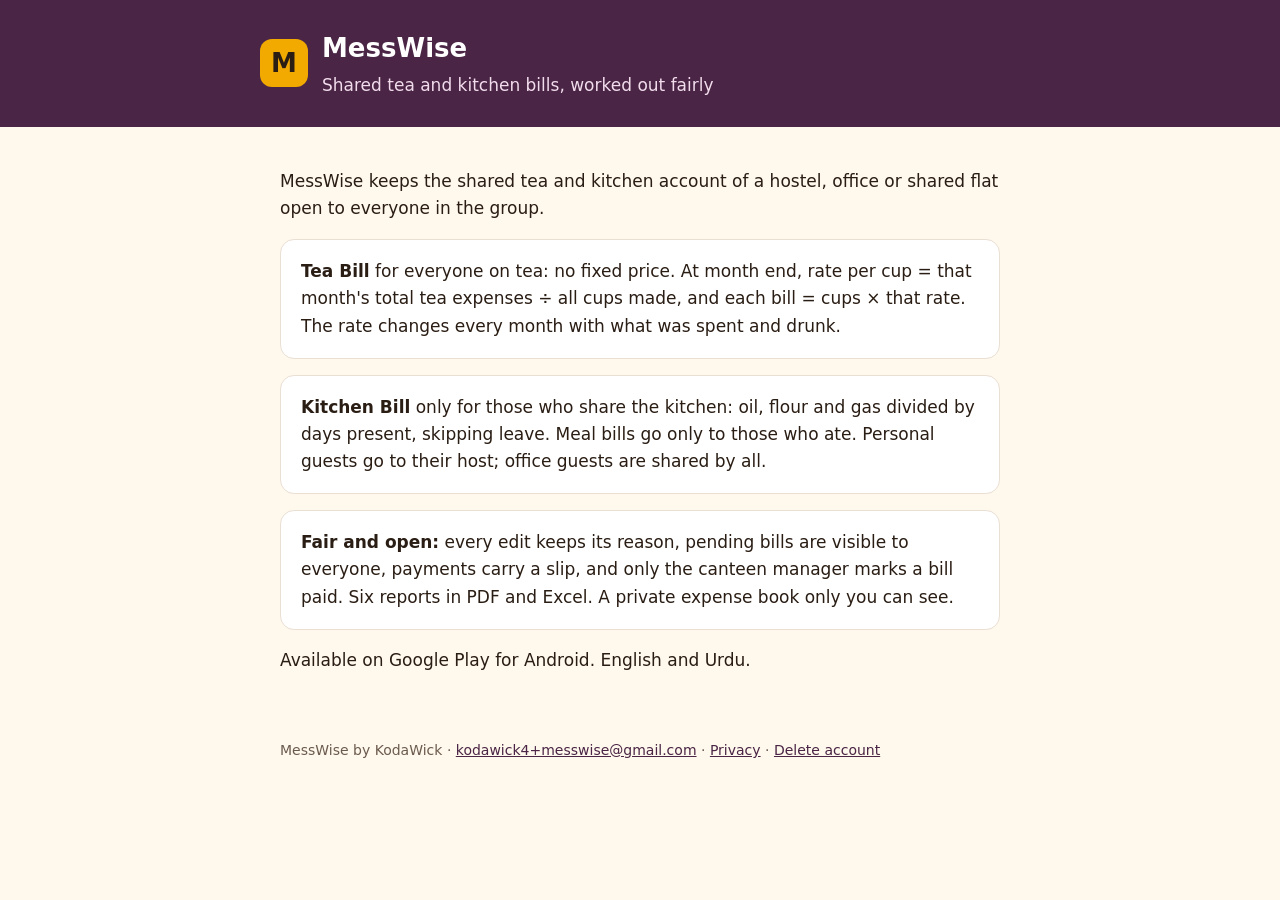
<file: site/index.html>
<!doctype html><html lang="en"><head><meta charset="utf-8"><meta name="viewport" content="width=device-width,initial-scale=1"><link rel="stylesheet" href="style.css"><title>MessWise — shared tea and kitchen bills</title></head><body><header><div class="w"><div class="mark">M</div><div><h1>MessWise</h1><p>Shared tea and kitchen bills, worked out fairly</p></div></div></header><main>
<p>MessWise keeps the shared tea and kitchen account of a hostel, office or shared flat open to everyone in the group.</p>
<div class="card"><strong>Tea Bill</strong> for everyone on tea: no fixed price. At month end, rate per cup = that month's total tea expenses ÷ all cups made, and each bill = cups × that rate. The rate changes every month with what was spent and drunk.</div>
<div class="card"><strong>Kitchen Bill</strong> only for those who share the kitchen: oil, flour and gas divided by days present, skipping leave. Meal bills go only to those who ate. Personal guests go to their host; office guests are shared by all.</div>
<div class="card"><strong>Fair and open:</strong> every edit keeps its reason, pending bills are visible to everyone, payments carry a slip, and only the canteen manager marks a bill paid. Six reports in PDF and Excel. A private expense book only you can see.</div>
<p>Available on Google Play for Android. English and Urdu.</p></main><footer>MessWise by KodaWick · <a href="mailto:kodawick4+messwise@gmail.com">kodawick4+messwise@gmail.com</a> · <a href="privacy.html">Privacy</a> · <a href="delete-account.html">Delete account</a></footer></body></html>
</file>
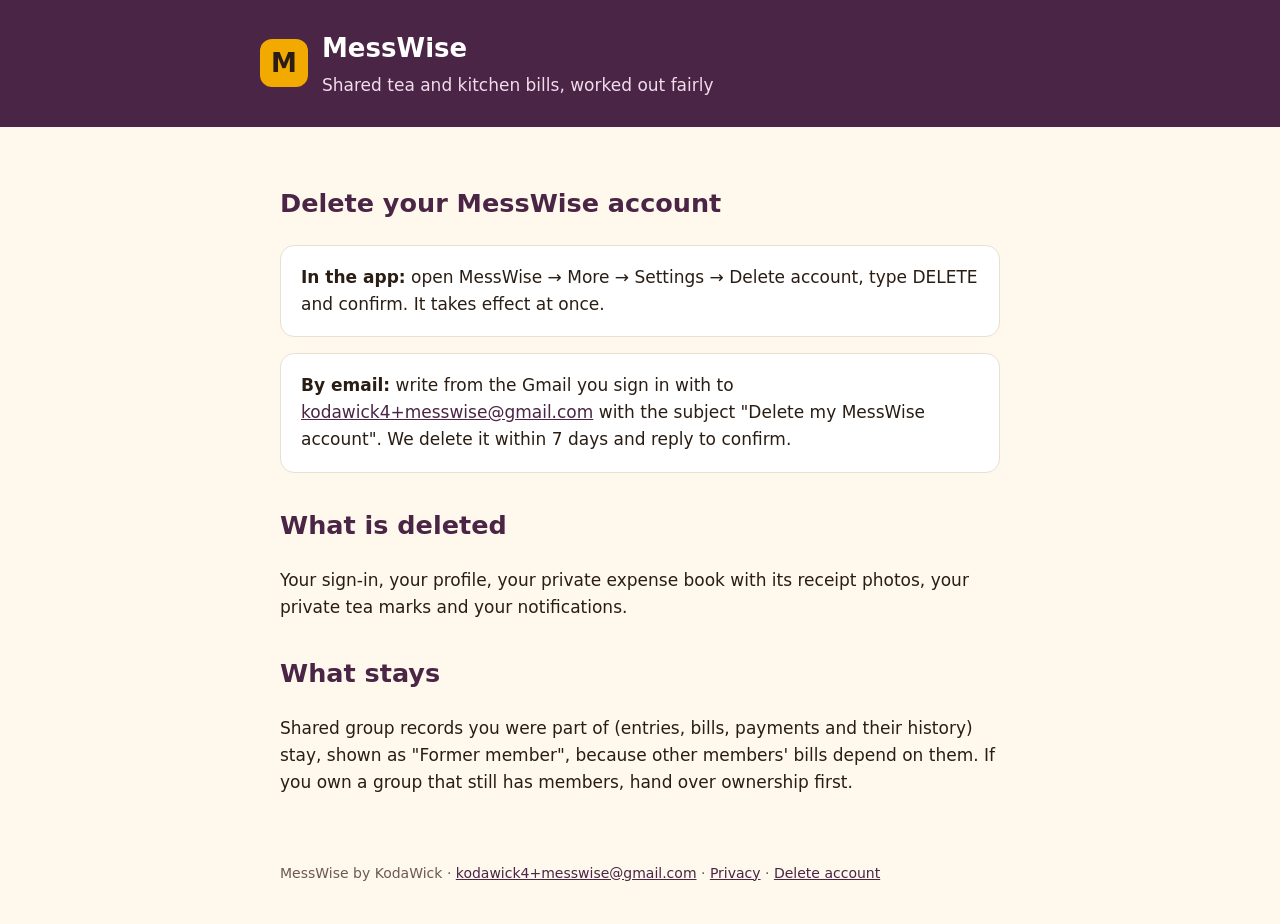
<file: site/delete-account.html>
<!doctype html><html lang="en"><head><meta charset="utf-8"><meta name="viewport" content="width=device-width,initial-scale=1"><link rel="stylesheet" href="style.css"><title>Delete your MessWise account</title></head><body><header><div class="w"><div class="mark">M</div><div><h1>MessWise</h1><p>Shared tea and kitchen bills, worked out fairly</p></div></div></header><main>
<h2>Delete your MessWise account</h2>
<div class="card"><strong>In the app:</strong> open MessWise → More → Settings → Delete account, type DELETE and confirm. It takes effect at once.</div>
<div class="card"><strong>By email:</strong> write from the Gmail you sign in with to <a href="mailto:kodawick4+messwise@gmail.com?subject=Delete%20my%20MessWise%20account">kodawick4+messwise@gmail.com</a> with the subject "Delete my MessWise account". We delete it within 7 days and reply to confirm.</div>
<h2>What is deleted</h2><p>Your sign-in, your profile, your private expense book with its receipt photos, your private tea marks and your notifications.</p>
<h2>What stays</h2><p>Shared group records you were part of (entries, bills, payments and their history) stay, shown as "Former member", because other members' bills depend on them. If you own a group that still has members, hand over ownership first.</p></main><footer>MessWise by KodaWick · <a href="mailto:kodawick4+messwise@gmail.com">kodawick4+messwise@gmail.com</a> · <a href="privacy.html">Privacy</a> · <a href="delete-account.html">Delete account</a></footer></body></html>
</file>
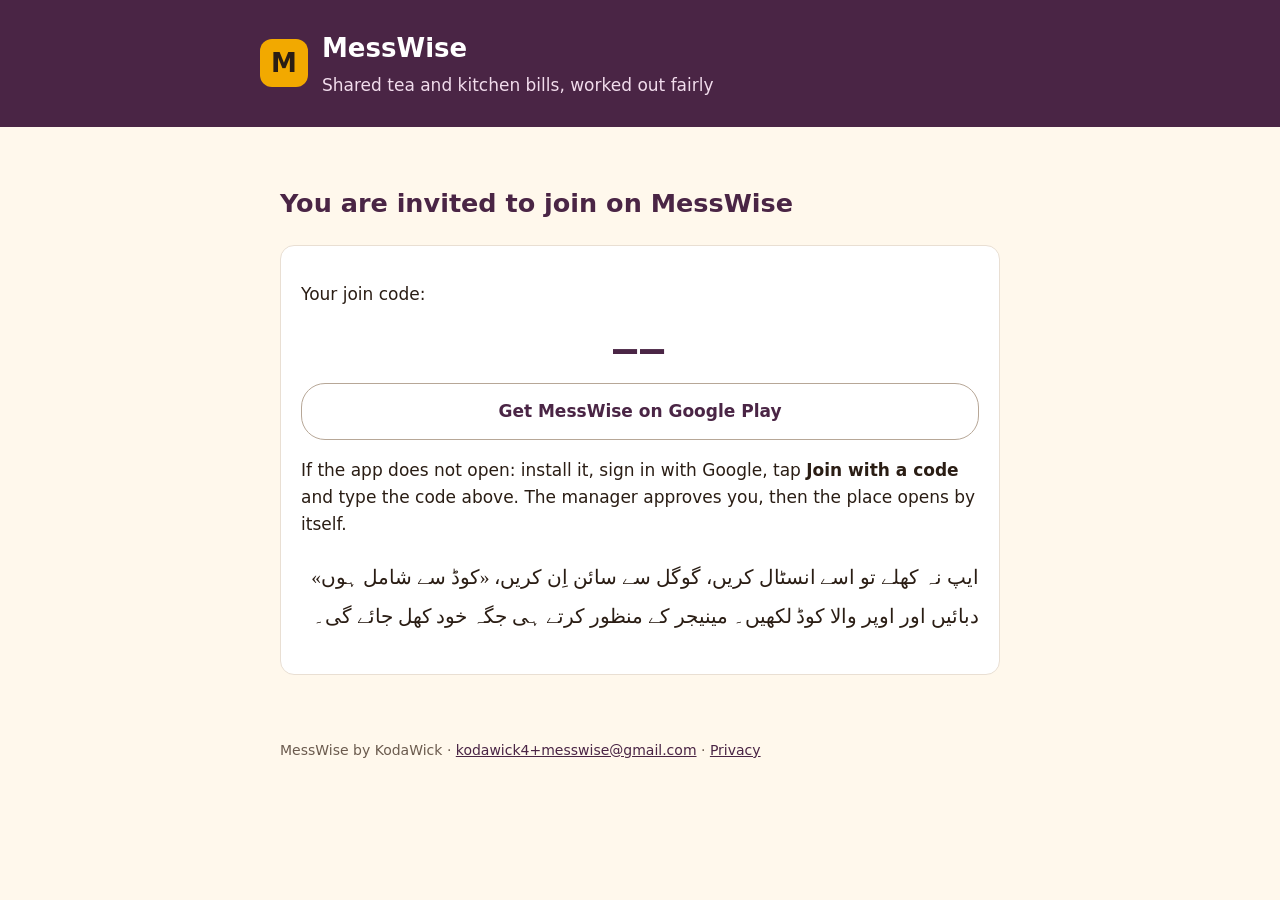
<file: site/join.html>
<!doctype html><html lang="en"><head><meta charset="utf-8"><meta name="viewport" content="width=device-width,initial-scale=1"><link rel="stylesheet" href="style.css"><title>Join on MessWise</title>
<style>.code{font:700 40px/1.2 ui-monospace,monospace;letter-spacing:3px;text-align:center;color:#4A2545;margin:8px 0}.btn{display:block;text-align:center;padding:14px;border-radius:24px;font-weight:700;text-decoration:none;margin:10px 0}.go{background:#F2A900;color:#2A1D14}.play{border:1px solid #B7A797;color:#4A2545}.ur{direction:rtl;text-align:right;font-family:'Jameel Noori Nastaleeq','Noto Nastaliq Urdu',serif;font-size:1.15em;line-height:2}</style></head>
<body><header><div class="w"><div class="mark">M</div><div><h1>MessWise</h1><p>Shared tea and kitchen bills, worked out fairly</p></div></div></header><main>
<h2>You are invited to join on MessWise</h2>
<div class="card">
  <p>Your join code:</p>
  <div class="code" id="code">——</div>
  <a class="btn go" id="open" href="#">Open in MessWise</a>
  <a class="btn play" id="play" href="https://play.google.com/store/apps/details?id=com.kodawick.messwise">Get MessWise on Google Play</a>
  <p>If the app does not open: install it, sign in with Google, tap <strong>Join with a code</strong> and type the code above. The manager approves you, then the place opens by itself.</p>
  <p class="ur">ایپ نہ کھلے تو اسے انسٹال کریں، گوگل سے سائن اِن کریں، «کوڈ سے شامل ہوں» دبائیں اور اوپر والا کوڈ لکھیں۔ مینیجر کے منظور کرتے ہی جگہ خود کھل جائے گی۔</p>
</div>
</main><footer>MessWise by KodaWick · <a href="mailto:kodawick4+messwise@gmail.com">kodawick4+messwise@gmail.com</a> · <a href="/privacy.html">Privacy</a></footer>
<script>
  var c = (new URLSearchParams(location.search).get('code') || '').toUpperCase().replace(/[^A-Z0-9]/g, '').slice(0, 6);
  if (c.length === 6) {
    document.getElementById('code').textContent = c.slice(0, 3) + '-' + c.slice(3);
    var play = 'https://play.google.com/store/apps/details?id=com.kodawick.messwise';
    document.getElementById('open').href = 'intent://join/' + c + '#Intent;scheme=messwise;package=com.kodawick.messwise;S.browser_fallback_url=' + encodeURIComponent(play) + ';end';
  } else {
    document.getElementById('open').style.display = 'none';
  }
</script></body></html>
</file>
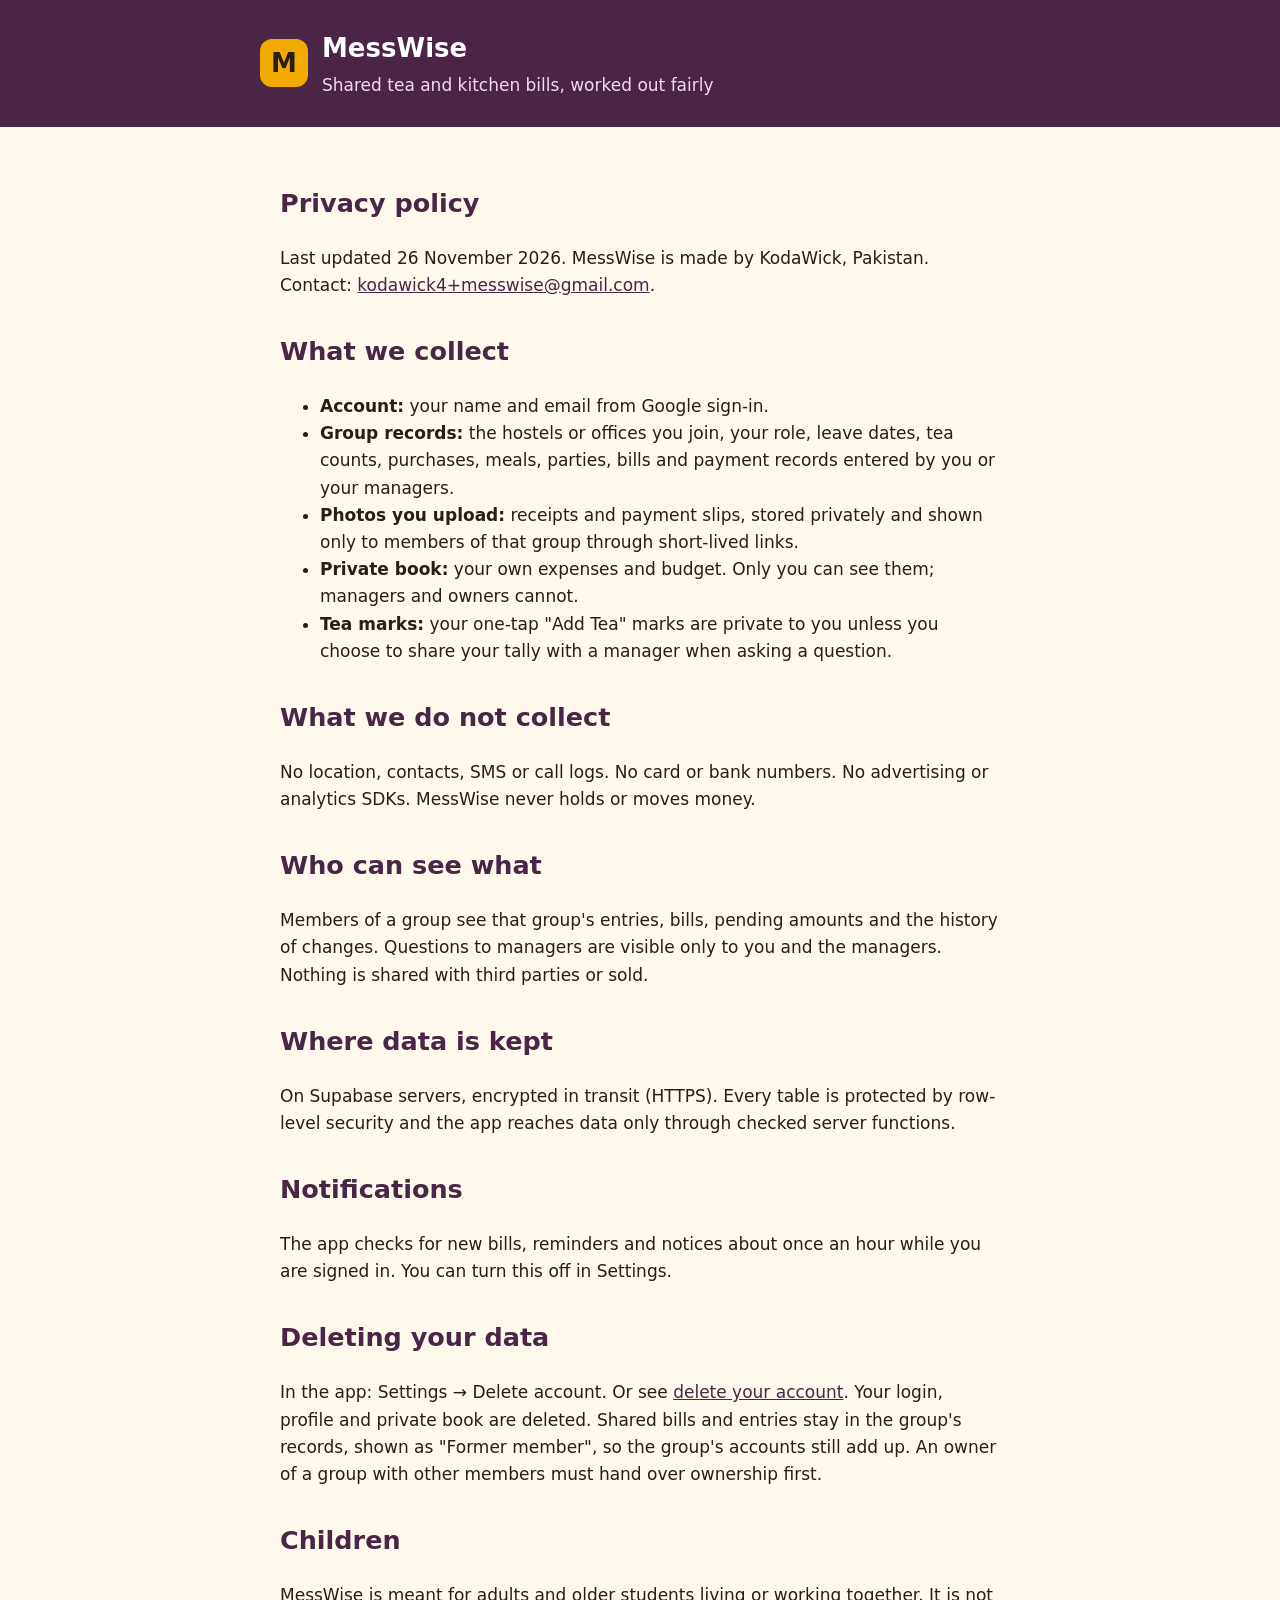
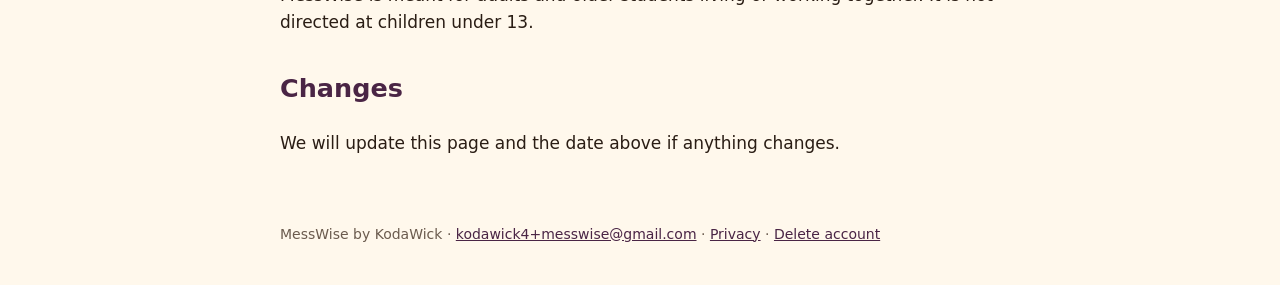
<file: site/privacy.html>
<!doctype html><html lang="en"><head><meta charset="utf-8"><meta name="viewport" content="width=device-width,initial-scale=1"><link rel="stylesheet" href="style.css"><title>MessWise privacy policy</title></head><body><header><div class="w"><div class="mark">M</div><div><h1>MessWise</h1><p>Shared tea and kitchen bills, worked out fairly</p></div></div></header><main>
<h2>Privacy policy</h2><p>Last updated 26 November 2026. MessWise is made by KodaWick, Pakistan. Contact: <a href="mailto:kodawick4+messwise@gmail.com">kodawick4+messwise@gmail.com</a>.</p>
<h2>What we collect</h2><ul>
<li><strong>Account:</strong> your name and email from Google sign-in.</li>
<li><strong>Group records:</strong> the hostels or offices you join, your role, leave dates, tea counts, purchases, meals, parties, bills and payment records entered by you or your managers.</li>
<li><strong>Photos you upload:</strong> receipts and payment slips, stored privately and shown only to members of that group through short-lived links.</li>
<li><strong>Private book:</strong> your own expenses and budget. Only you can see them; managers and owners cannot.</li>
<li><strong>Tea marks:</strong> your one-tap "Add Tea" marks are private to you unless you choose to share your tally with a manager when asking a question.</li></ul>
<h2>What we do not collect</h2><p>No location, contacts, SMS or call logs. No card or bank numbers. No advertising or analytics SDKs. MessWise never holds or moves money.</p>
<h2>Who can see what</h2><p>Members of a group see that group's entries, bills, pending amounts and the history of changes. Questions to managers are visible only to you and the managers. Nothing is shared with third parties or sold.</p>
<h2>Where data is kept</h2><p>On Supabase servers, encrypted in transit (HTTPS). Every table is protected by row-level security and the app reaches data only through checked server functions.</p>
<h2>Notifications</h2><p>The app checks for new bills, reminders and notices about once an hour while you are signed in. You can turn this off in Settings.</p>
<h2>Deleting your data</h2><p>In the app: Settings → Delete account. Or see <a href="delete-account.html">delete your account</a>. Your login, profile and private book are deleted. Shared bills and entries stay in the group's records, shown as "Former member", so the group's accounts still add up. An owner of a group with other members must hand over ownership first.</p>
<h2>Children</h2><p>MessWise is meant for adults and older students living or working together. It is not directed at children under 13.</p>
<h2>Changes</h2><p>We will update this page and the date above if anything changes.</p></main><footer>MessWise by KodaWick · <a href="mailto:kodawick4+messwise@gmail.com">kodawick4+messwise@gmail.com</a> · <a href="privacy.html">Privacy</a> · <a href="delete-account.html">Delete account</a></footer></body></html>
</file>
<file: site/style.css>
:root{--aub:#4A2545;--tur:#F2A900;--ink:#2A1D14;--muted:#6B5B4E;--cream:#FFF8EC;--line:#E9DFD3}
*{box-sizing:border-box}body{margin:0;font:17px/1.6 system-ui,-apple-system,"Segoe UI",Roboto,sans-serif;color:var(--ink);background:var(--cream)}
header{background:var(--aub);color:#fff;padding:28px 20px}header .w{max-width:760px;margin:auto;display:flex;gap:14px;align-items:center}
.mark{width:48px;height:48px;border-radius:12px;background:var(--tur);color:var(--ink);font-weight:800;font-size:26px;display:grid;place-items:center}
h1{margin:0;font-size:26px}header p{margin:2px 0 0;color:#F1DCEC}
main{max-width:760px;margin:auto;padding:24px 20px 48px}h2{color:var(--aub);margin-top:32px}
a{color:var(--aub)}.card{background:#fff;border:1px solid var(--line);border-radius:14px;padding:18px 20px;margin:16px 0}
footer{max-width:760px;margin:auto;padding:0 20px 40px;color:var(--muted);font-size:14px}
</file>
